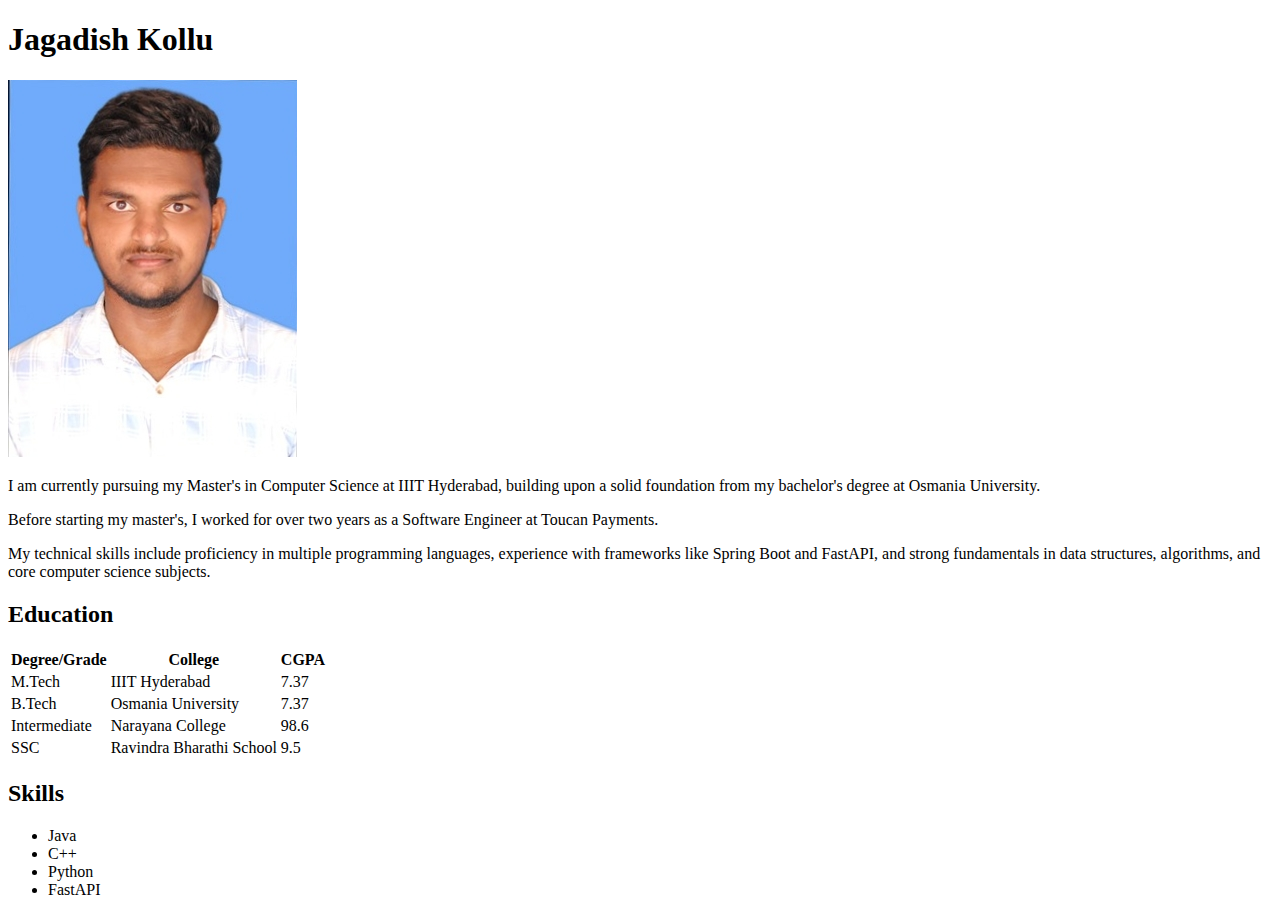
<file: index.html>
<!DOCTYPE html>
<html>
    <head>
        <title>My Profile</title>
    </head>
    <body>
        <h1>Jagadish Kollu</h1>
        <img src="Photo2.jpg" alt="Profile pic">
        <p> I am currently pursuing my Master's in Computer Science at IIIT Hyderabad, building upon a solid foundation from my bachelor's degree at Osmania University.</p>
        <p>Before starting my master's, I worked for over two years as a Software Engineer at Toucan Payments.</p>
        <p>My technical skills include proficiency in multiple programming languages, experience with frameworks like Spring Boot and FastAPI, and strong fundamentals in data structures, algorithms, and core computer science subjects.</p>
        <h2>Education</h2>
        <table>
            <tr>
                <th>Degree/Grade</th>
                <th>College</th>
                <th>CGPA</th>
            </tr>
            <tr>
                <td>M.Tech</td>
                <td>IIIT Hyderabad</td>
                <td>7.37</td>
            </tr>
            <tr>
                <td>B.Tech</td>
                <td>Osmania University</td>
                <td>7.37</td>
            </tr>
            <tr>
                <td>Intermediate</td>
                <td>Narayana College</td>
                <td>98.6</td>
            </tr>
            <tr>
                <td>SSC</td>
                <td>Ravindra Bharathi School</td>
                <td>9.5</td>
            </tr>
        </table>
        <h2>Skills</h2>
        <ul>
            <li>Java</li>
            <li>C++</li>
            <li>Python</li>
            <li>FastAPI</li>
        </ul>
    </body>
</html>
</file>
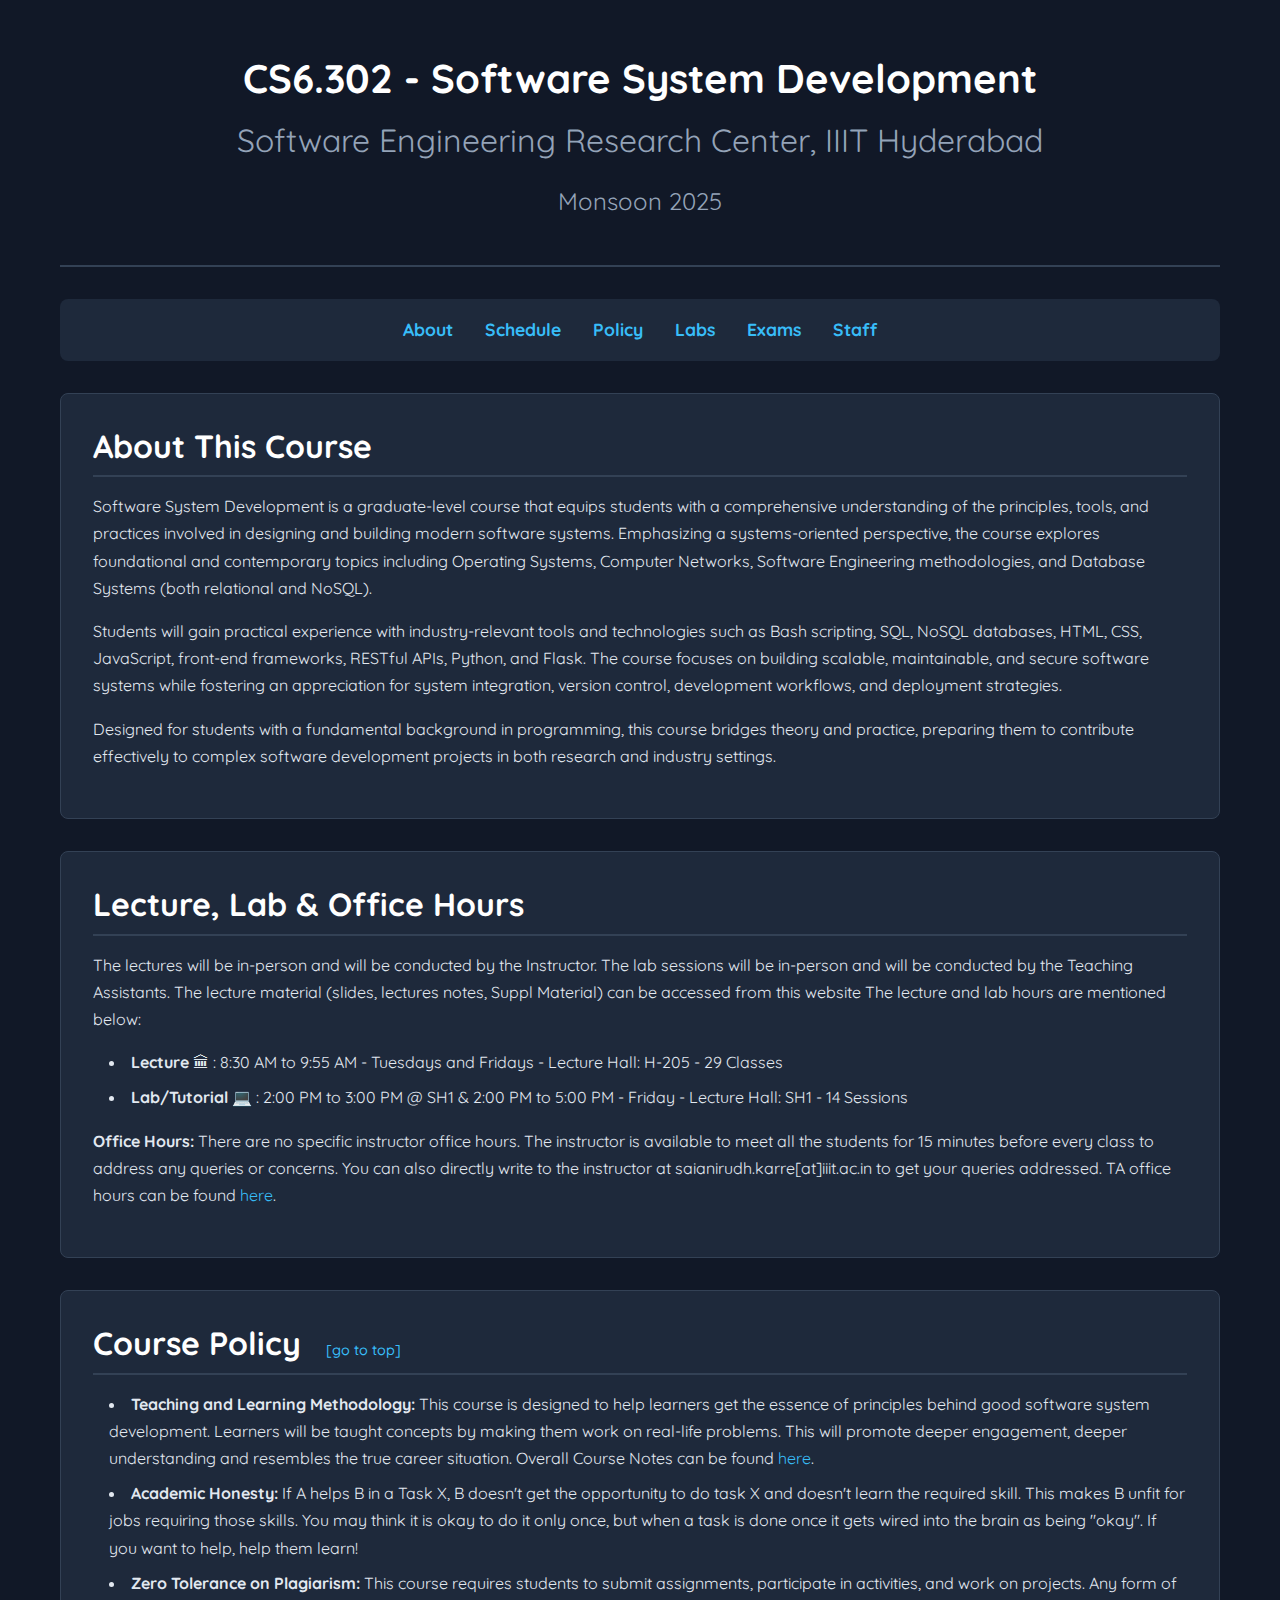
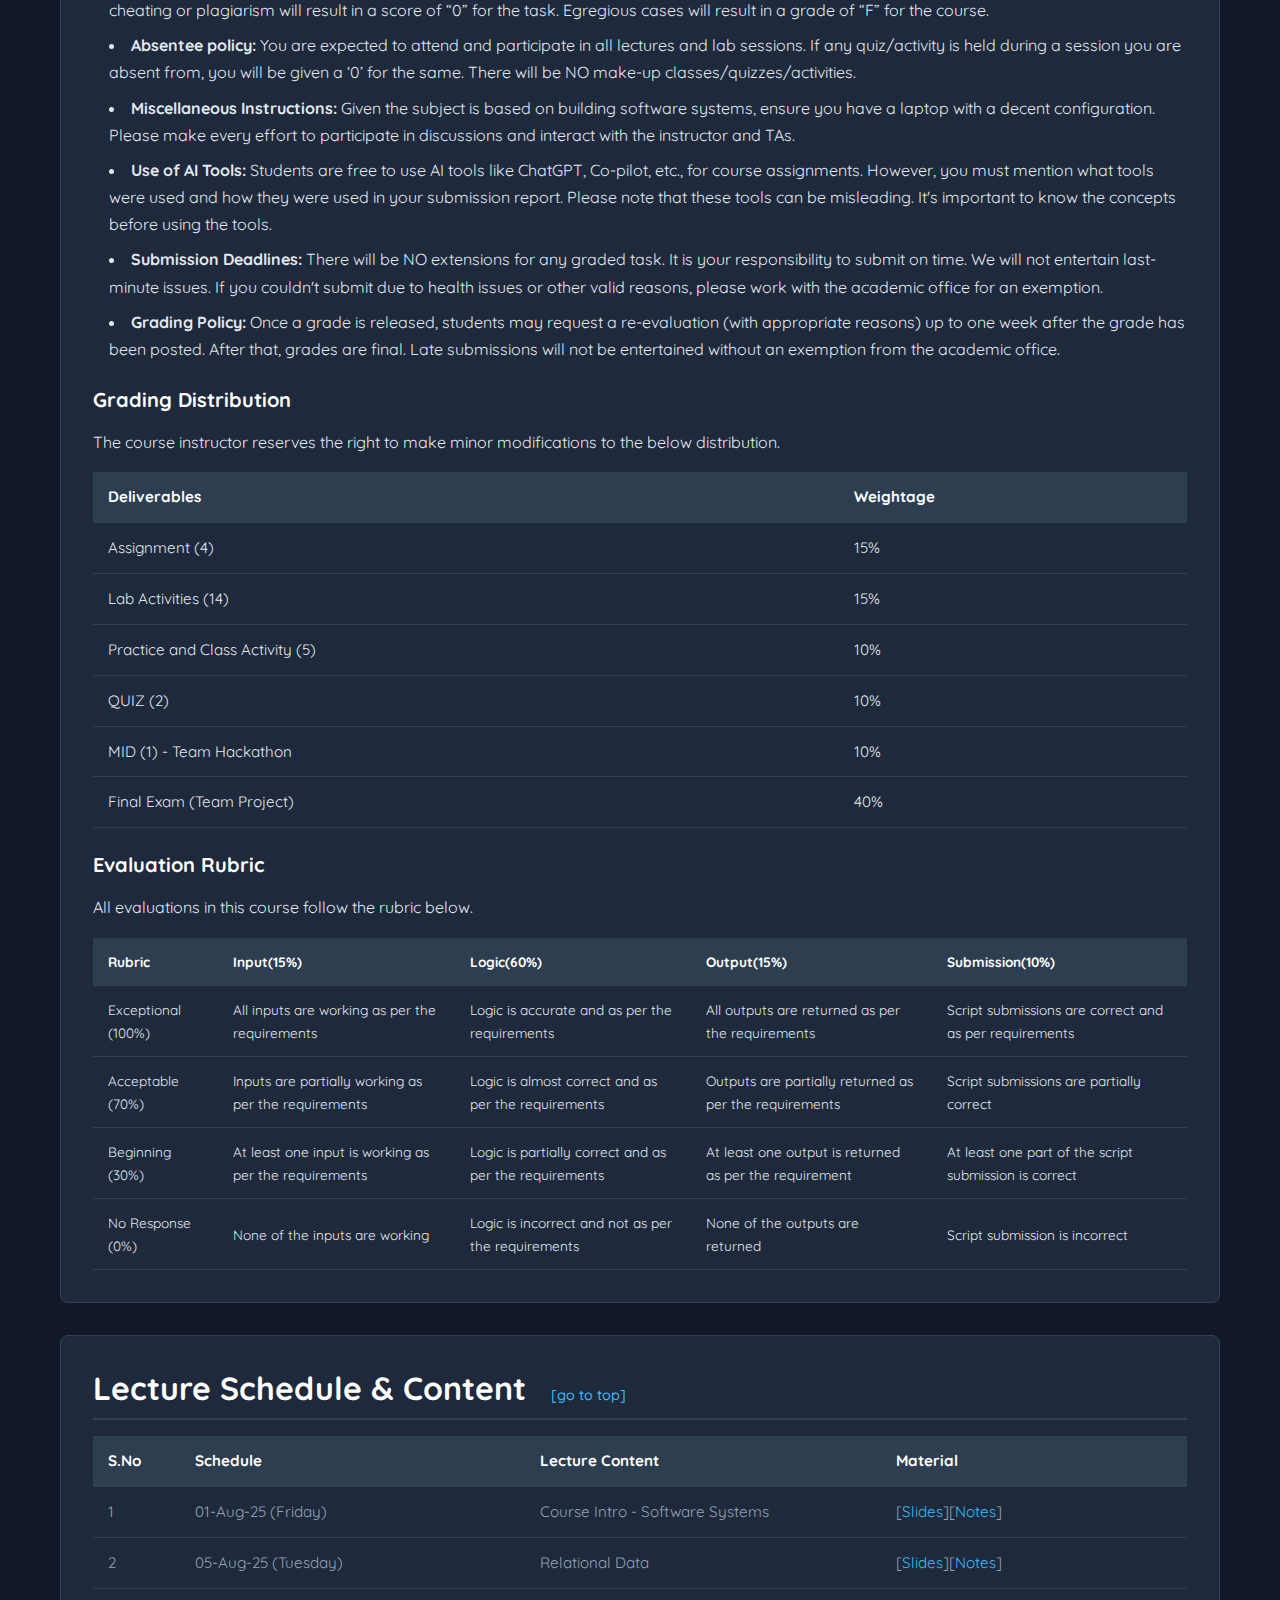
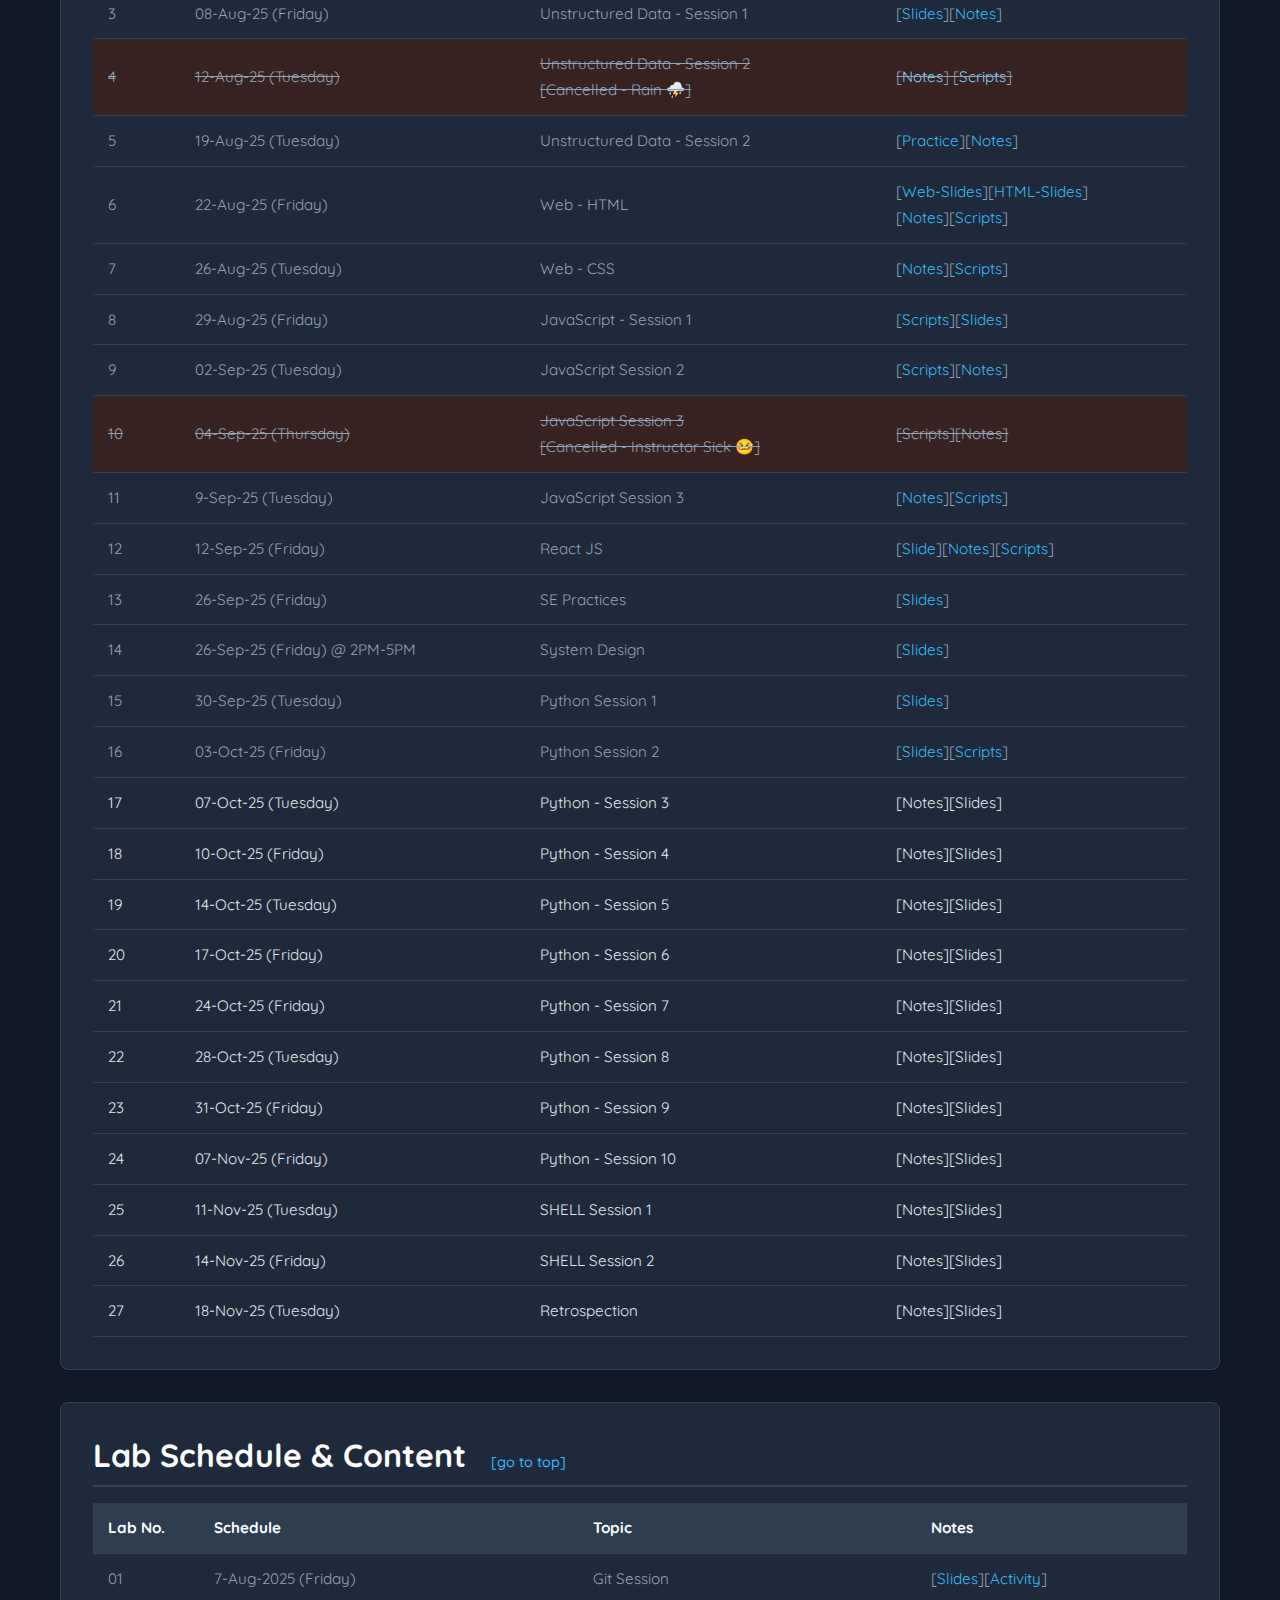
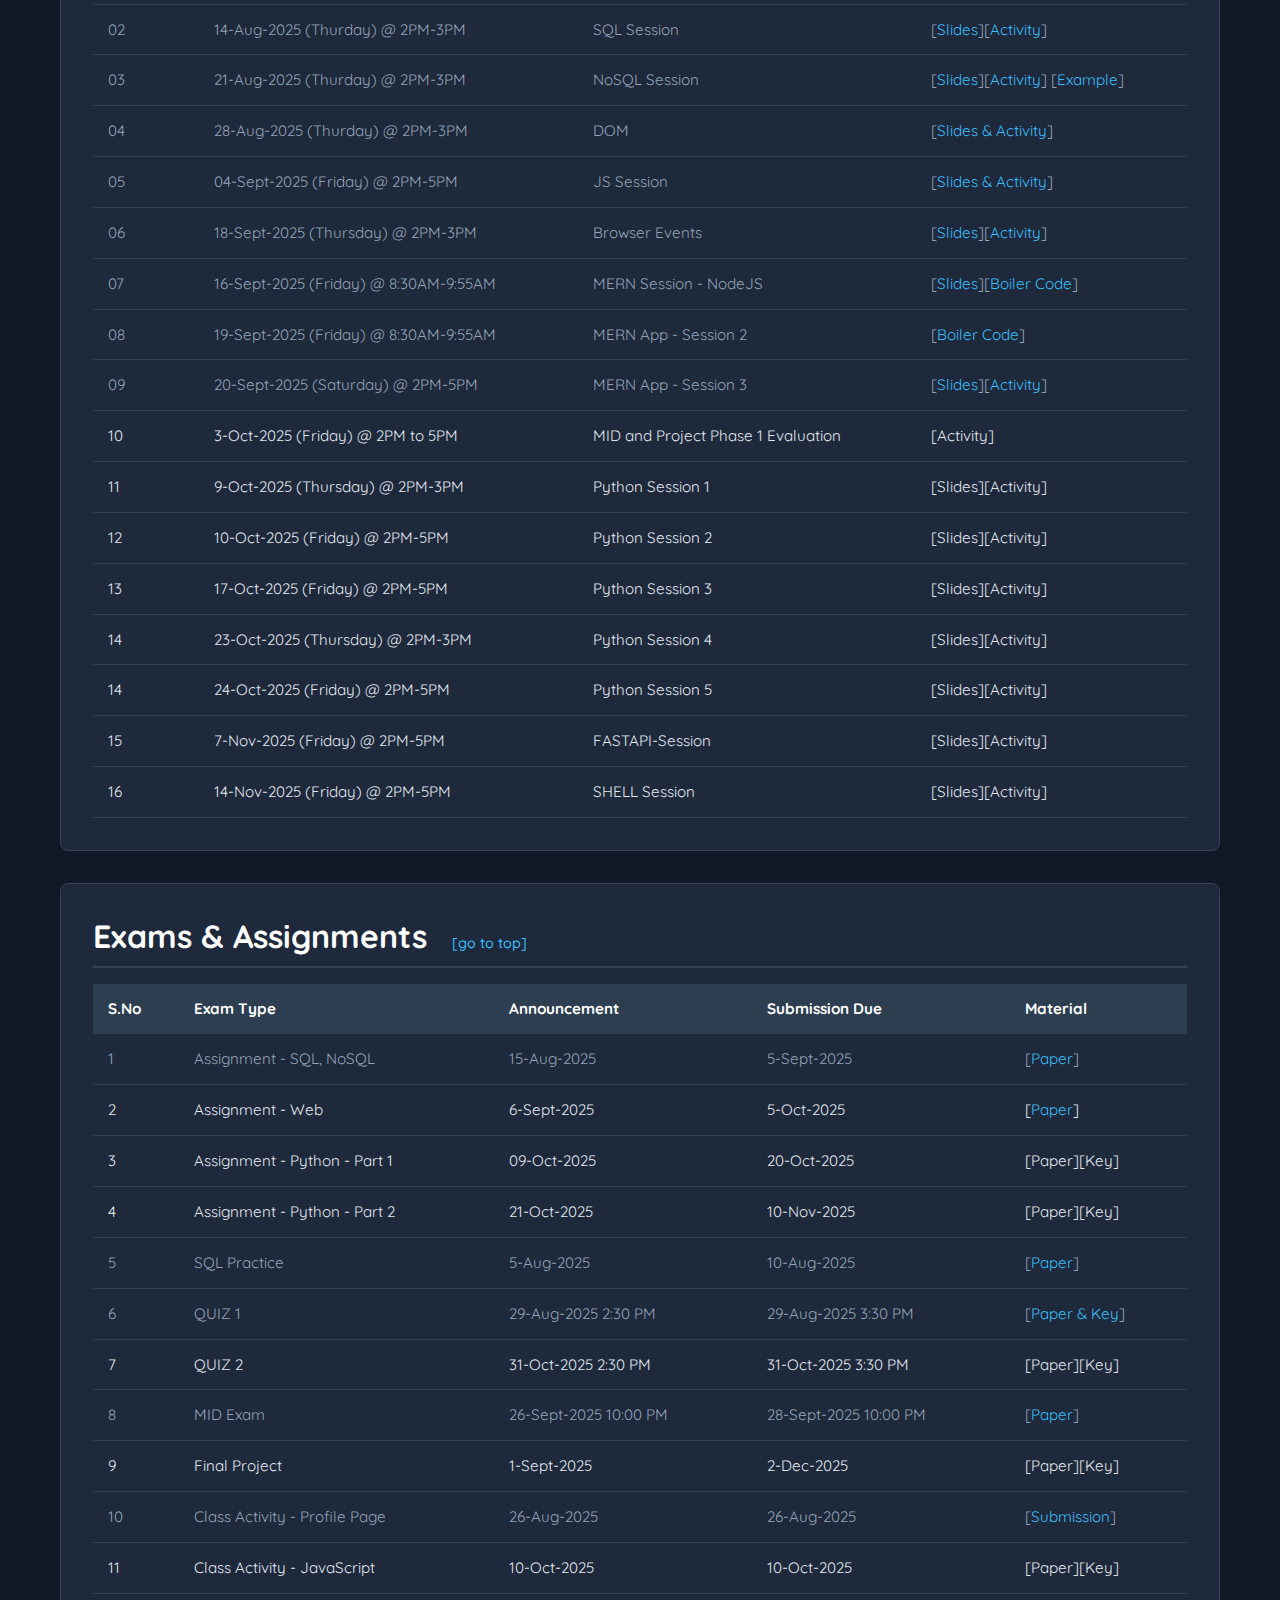
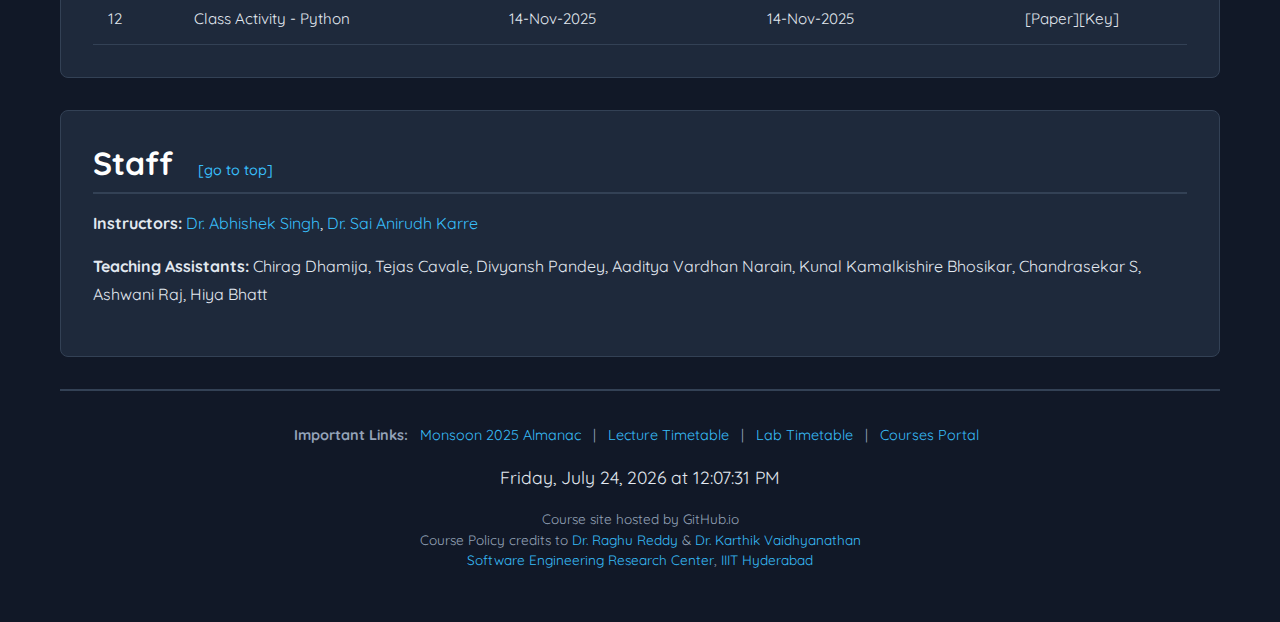
<file: newssd.html>
<!DOCTYPE html>
<html lang="en">
<head>
    <meta charset="UTF-8">
    <title>CS6.302 SSD Monsoon 2025</title>
    <link rel="icon" href="data:;base64,iVBORw0KGgo=">
    <meta name="viewport" content="width=device-width, initial-scale=1.0"/>
    <link rel="preconnect" href="https://fonts.googleapis.com">
    <link rel="preconnect" href="https://fonts.gstatic.com" crossorigin>
    <link href="https://fonts.googleapis.com/css2?family=Quicksand:wght@400;500;700&display=swap" rel="stylesheet">
    <link rel="stylesheet" href="style.css">
</head>
<body onload="startTime()">

    <div class="container">
        <header class="main-header">
            <h1>CS6.302 - Software System Development</h1>
            <h2>Software Engineering Research Center, IIIT Hyderabad</h2>
            <h3>Monsoon 2025</h3>
        </header>

        <nav class="nav-bar">
            <a href="#about">About</a>
            <a href="#lecture">Schedule</a>
            <a href="#cpolicy">Policy</a>
            <a href="#lab">Labs</a>
            <a href="#activity">Exams</a>
            <a href="#staff">Staff</a>
        </nav>

        <section id="about" class="content-card">
            <h2>About This Course</h2>
            <p>
                Software System Development is a graduate-level course that equips students with a comprehensive understanding of the principles, tools, and practices involved in designing and building modern software systems. Emphasizing a systems-oriented perspective, the course explores foundational and contemporary topics including Operating Systems, Computer Networks, Software Engineering methodologies, and Database Systems (both relational and NoSQL).
            </p>
            <p>
                Students will gain practical experience with industry-relevant tools and technologies such as Bash scripting, SQL, NoSQL databases, HTML, CSS, JavaScript, front-end frameworks, RESTful APIs, Python, and Flask. The course focuses on building scalable, maintainable, and secure software systems while fostering an appreciation for system integration, version control, development workflows, and deployment strategies.
            </p>
            <p>
                Designed for students with a fundamental background in programming, this course bridges theory and practice, preparing them to contribute effectively to complex software development projects in both research and industry settings.
            </p>
        </section>

        <section id="lecture" class="content-card">
            <h2>Lecture, Lab & Office Hours</h2>
            <p>The lectures will be in-person and will be conducted by the Instructor. The lab sessions will be in-person and will be conducted by the Teaching Assistants. The lecture material (slides, lectures notes, Suppl Material) can be accessed from this website The lecture and lab hours are mentioned below:</p>
            <ul>
                <li><b>Lecture</b> &#x1F3DB; : 8:30 AM to 9:55 AM - Tuesdays and Fridays - Lecture Hall: H-205 - 29 Classes</li>
                <li><b>Lab/Tutorial</b> &#x1F4BB; : 2:00 PM to 3:00 PM @ SH1 & 2:00 PM to 5:00 PM - Friday - Lecture Hall: SH1 - 14 Sessions</li>
            </ul>
            <p><b>Office Hours:</b> There are no specific instructor office hours. The instructor is available to meet all the students for 15 minutes before every class to address any queries or concerns. You can also directly write to the instructor at saianirudh.karre[at]iiit.ac.in to get your queries addressed. TA office hours can be found <a href="#staff">here</a>.</p>
        </section>

        <section id="cpolicy" class="content-card">
            <h2>Course Policy <a href="#home" class="go-to-top">[go to top]</a></h2>
            <ul>
                <li><b>Teaching and Learning Methodology:</b> This course is designed to help learners get the essence of principles behind good software system development. Learners will be taught concepts by making them work on real-life problems. This will promote deeper engagement, deeper understanding and resembles the true career situation. Overall Course Notes can be found <a href="https://tinted-rumba-8c6.notion.site/CS6-302-Software-System-Development-670da706e9514d7f9d5b1bcf3c6a1005" target="_blank">here</a>.</li>
                <li><b>Academic Honesty:</b> If A helps B in a Task X, B doesn't get the opportunity to do task X and doesn't learn the required skill. This makes B unfit for jobs requiring those skills. You may think it is okay to do it only once, but when a task is done once it gets wired into the brain as being "okay". If you want to help, help them learn!</li>
                <li><b>Zero Tolerance on Plagiarism:</b> This course requires students to submit assignments, participate in activities, and work on projects. Any form of cheating or plagiarism will result in a score of “0” for the task. Egregious cases will result in a grade of “F” for the course.</li>
                <li><b>Absentee policy:</b> You are expected to attend and participate in all lectures and lab sessions. If any quiz/activity is held during a session you are absent from, you will be given a ‘0’ for the same. There will be NO make-up classes/quizzes/activities.</li>
                <li><b>Miscellaneous Instructions:</b> Given the subject is based on building software systems, ensure you have a laptop with a decent configuration. Please make every effort to participate in discussions and interact with the instructor and TAs.</li>
                <li><b>Use of AI Tools:</b> Students are free to use AI tools like ChatGPT, Co-pilot, etc., for course assignments. However, you must mention what tools were used and how they were used in your submission report. Please note that these tools can be misleading. It's important to know the concepts before using the tools.</li>
                <li><b>Submission Deadlines:</b> There will be NO extensions for any graded task. It is your responsibility to submit on time. We will not entertain last-minute issues. If you couldn't submit due to health issues or other valid reasons, please work with the academic office for an exemption.</li>
                <li><b>Grading Policy:</b> Once a grade is released, students may request a re-evaluation (with appropriate reasons) up to one week after the grade has been posted. After that, grades are final. Late submissions will not be entertained without an exemption from the academic office.</li>
            </ul>
            <h4>Grading Distribution</h4>
            <p>The course instructor reserves the right to make minor modifications to the below distribution.</p>
            <table class="data-table">
                <thead>
                    <tr><th>Deliverables</th><th>Weightage</th></tr>
                </thead>
                <tbody>
                    <tr><td>Assignment (4)</td><td>15%</td></tr>
                    <tr><td>Lab Activities (14)</td><td>15%</td></tr>
                    <tr><td>Practice and Class Activity (5)</td><td>10%</td></tr>
                    <tr><td>QUIZ (2)</td><td>10%</td></tr>
                    <tr><td>MID (1) - Team Hackathon</td><td>10%</td></tr>
                    <tr><td>Final Exam (Team Project)</td><td>40%</td></tr>
                </tbody>
            </table>
            
            <h4>Evaluation Rubric</h4>
            <p>All evaluations in this course follow the rubric below.</p>
            <div class="table-responsive">
                <table class="data-table rubric-table">
                    <thead>
                        <tr><th>Rubric</th><th>Input(15%)</th><th>Logic(60%)</th><th>Output(15%)</th><th>Submission(10%)</th></tr>
                    </thead>
                    <tbody>
                        <tr><td>Exceptional (100%)</td><td>All inputs are working as per the requirements</td><td>Logic is accurate and as per the requirements</td><td>All outputs are returned as per the requirements</td><td>Script submissions are correct and as per requirements</td></tr>
                        <tr><td>Acceptable (70%)</td><td>Inputs are partially working as per the requirements</td><td>Logic is almost correct and as per the requirements</td><td>Outputs are partially returned as per the requirements</td><td>Script submissions are partially correct</td></tr>
                        <tr><td>Beginning (30%)</td><td>At least one input is working as per the requirements</td><td>Logic is partially correct and as per the requirements</td><td>At least one output is returned as per the requirement</td><td>At least one part of the script submission is correct</td></tr>
                        <tr><td>No Response (0%)</td><td>None of the inputs are working</td><td>Logic is incorrect and not as per the requirements</td><td>None of the outputs are returned</td><td>Script submission is incorrect</td></tr>
                    </tbody>
                </table>
            </div>
        </section>

        <section id="schedule" class="content-card">
            <h2>Lecture Schedule & Content <a href="#home" class="go-to-top">[go to top]</a></h2>
            <div class="table-responsive">
                <table class="data-table schedule-table">
                    <thead>
                        <tr>
                            <th>S.No</th>
                            <th>Schedule</th>
                            <th>Lecture Content</th>
                            <th>Material</th>
                        </tr>
                    </thead>
                    <tbody>
                        <tr class="light-text-row"><td>1</td><td>01-Aug-25 (Friday)</td><td>Course Intro - Software Systems</td><td>[<a href="https://docs.google.com/viewer?url=https://raw.githubusercontent.com/sai11101989/sai11101989.github.io/main/Course/SSD_Monsoon2025/SSD_Monsoon2025.pdf" target="_blank">Slides</a>][<a href="https://tinted-rumba-8c6.notion.site/Software-System-2456a6248bf68034bc14cfc44dc93062" target="_blank">Notes</a>]</td></tr>
                        <tr class="light-text-row"><td>2</td><td>05-Aug-25 (Tuesday)</td><td>Relational Data</td><td>[<a href="https://docs.google.com/viewer?url=https://raw.githubusercontent.com/sai11101989/sai11101989.github.io/main/Course/SSD_Monsoon2025/data.pdf" target="_blank">Slides</a>][<a href="https://tinted-rumba-8c6.notion.site/Structured-Databases-2456a6248bf6805f83e1cbf0a58761ec" target="_blank">Notes</a>]</td></tr>
                        <tr class="light-text-row"><td>3</td><td>08-Aug-25 (Friday)</td><td>Unstructured Data - Session 1</td><td>[<a href="https://docs.google.com/viewer?url=https://raw.githubusercontent.com/sai11101989/sai11101989.github.io/main/Course/SSD_Monsoon2025/NoSQLClass.pdf" target="_blank">Slides</a>][<a href="https://tinted-rumba-8c6.notion.site/Unstructured-Databases-24b6a6248bf680679b36e76c33d301c4" target="_blank">Notes</a>]</td></tr>
                        <tr class="light-text-row cancelled"><td>4</td><td>12-Aug-25 (Tuesday)</td><td><s>Unstructured Data - Session 2</s> <br> [Cancelled - Rain ⛈️]</td><td>[<a href="https://tinted-rumba-8c6.notion.site/Unstructured-Databases-24b6a6248bf680679b36e76c33d301c4" target="_blank">Notes</a>] [<a href="https://raw.githubusercontent.com/sai11101989/sai11101989.github.io/main/Course/ISS_Spring_2025/mongo.txt" target="_blank">Scripts</a>] </td></tr>
                        <tr class="light-text-row"><td>5</td><td>19-Aug-25 (Tuesday)</td><td>Unstructured Data - Session 2</td><td>[<a href="https://tinted-rumba-8c6.notion.site/Worked-out-Examples-2546a6248bf68073a460cbfc52825dfd" target="_blank">Practice</a>][<a href="https://tinted-rumba-8c6.notion.site/Some-Concepts-2546a6248bf6806fafd0d8260507fc03?pvs=73" target="_blank">Notes</a>]</td></tr>
                        <tr class="light-text-row"><td>6</td><td>22-Aug-25 (Friday)</td><td>Web - HTML</td><td>[<a href="https://docs.google.com/viewer?url=https://raw.githubusercontent.com/sai11101989/sai11101989.github.io/main/Course/SSD_Monsoon2025/Web.pdf" target="_blank">Web-Slides</a>][<a href="https://docs.google.com/viewer?url=https://raw.githubusercontent.com/sai11101989/sai11101989.github.io/main/Course/SSD_Monsoon2025/HTML.pdf" target="_blank">HTML-Slides</a>]<br>[<a href="https://tinted-rumba-8c6.notion.site/Web-Technology-2566a6248bf6800488d0c13a992502e4?pvs=143" target="_blank">Notes</a>][<a href="https://docs.google.com/viewer?url=https://raw.githubusercontent.com/sai11101989/sai11101989.github.io/main/Course/SSD_Monsoon2025/html_super_demo_single_file_html.html" target="_blank">Scripts</a>]</td></tr>
                        <tr class="light-text-row"><td>7</td><td>26-Aug-25 (Tuesday)</td><td>Web - CSS</td><td>[<a href="https://tinted-rumba-8c6.notion.site/CSS-2566a6248bf680dc8299c320f04a5141?pvs=74" target="_blank">Notes</a>][<a href="https://docs.google.com/viewer?url=https://raw.githubusercontent.com/sai11101989/sai11101989.github.io/main/Course/SSD_Monsoon2025/css_super_demo_single_file_html.html" target="_blank">Scripts</a>]</td></tr>
                        <tr class="light-text-row"><td>8</td><td>29-Aug-25 (Friday)</td><td>JavaScript - Session 1</td><td>[<a href="https://github.com/sai11101989/sai11101989.github.io/tree/main/Course/SSD_Monsoon2025/JS1" target="_blank">Scripts</a>][<a href="https://docs.google.com/viewer?url=https://raw.githubusercontent.com/sai11101989/sai11101989.github.io/main/Course/ISS_Spring_2025/6_Class6_JavaScript.pdf" target="_blank">Slides</a>]</td></tr>
                        <tr class="light-text-row"><td>9</td><td>02-Sep-25 (Tuesday)</td><td>JavaScript Session 2</td><td>[<a href="https://github.com/sai11101989/sai11101989.github.io/tree/main/Course/SSD_Monsoon2025/JS2" target="_blank">Scripts</a>][<a href="https://tinted-rumba-8c6.notion.site/JavaScript-2606a6248bf680138283f6419bd87777" target="_blank">Notes</a>]</td></tr>
                        <tr class="light-text-row cancelled"><td>10</td><td>04-Sep-25 (Thursday)</td><td><s>JavaScript Session 3</s> <br> [Cancelled - Instructor Sick 🤒]</td><td>[Scripts][Notes]</td></tr>
                        <tr class="light-text-row"><td>11</td><td>9-Sep-25 (Tuesday)</td><td>JavaScript Session 3</td><td>[<a href="https://tinted-rumba-8c6.notion.site/Data-Structures-2686a6248bf680098b38d12626ad1012?pvs=74" target="_blank">Notes</a>][<a href="https://github.com/sai11101989/sai11101989.github.io/tree/main/Course/SSD_Monsoon2025/JS3" target="_blank">Scripts</a>]</td></tr>
                        <tr class="light-text-row"><td>12</td><td>12-Sep-25 (Friday)</td><td>React JS</td><td>[<a href="https://docs.google.com/viewer?url=https://raw.githubusercontent.com/sai11101989/sai11101989.github.io/main/Course/SSD_Monsoon2025/ReactJS_2025.pdf" target="_target">Slide</a>][<a href="https://www.notion.so/Asynchronous-JavaScript-26b6a6248bf68016971dd3bde3b89015" target="_blank">Notes</a>][<a href="https://github.com/sai11101989/sai11101989.github.io/tree/main/Course/SSD_Monsoon2025/JS4" target="_blank">Scripts</a>]</td></tr>
                        <tr class="light-text-row"><td>13</td><td>26-Sep-25 (Friday)</td><td>SE Practices</td><td>[<a href="https://docs.google.com/viewer?url=https://raw.githubusercontent.com/sai11101989/sai11101989.github.io/main/Course/SSD_Monsoon2025/SEPractices.pdf" target="_target">Slides</a>]</td></tr>
                        <tr class="light-text-row"><td>14</td><td>26-Sep-25 (Friday) @ 2PM-5PM</td><td>System Design</td><td>[<a href="https://docs.google.com/viewer?url=https://raw.githubusercontent.com/sai11101989/sai11101989.github.io/main/Course/SSD_Monsoon2025/SystemDesign.pdf" target="_target">Slides</a>]</td></tr>
                        <tr class="light-text-row"><td>15</td><td>30-Sep-25 (Tuesday)</td><td>Python Session 1</td><td>[<a href="https://docs.google.com/viewer?url=https://raw.githubusercontent.com/sai11101989/sai11101989.github.io/main/Course/SSD_Monsoon2025/Python_Session1.pdf" target="_target">Slides</a>]</td></tr>
                        <tr class="light-text-row"><td>16</td><td>03-Oct-25 (Friday)</td><td>Python Session 2</td><td>[<a href="https://docs.google.com/viewer?url=https://raw.githubusercontent.com/sai11101989/sai11101989.github.io/main/Course/SSD_Monsoon2025/Python_Session2.pdf" target="_target">Slides</a>][<a href="https://github.com/sai11101989/sai11101989.github.io/blob/main/Course/SSD_Monsoon2025/Lec%202.ipynb" target="_target">Scripts</a>]</td></tr>
                        <tr><td>17</td><td>07-Oct-25 (Tuesday)</td><td>Python - Session 3</td><td>[Notes][Slides]</td></tr>
                        <tr><td>18</td><td>10-Oct-25 (Friday)</td><td>Python - Session 4</td><td>[Notes][Slides]</td></tr>
                        <tr><td>19</td><td>14-Oct-25 (Tuesday)</td><td>Python - Session 5</td><td>[Notes][Slides]</td></tr>
                        <tr><td>20</td><td>17-Oct-25 (Friday)</td><td>Python - Session 6</td><td>[Notes][Slides]</td></tr>
                        <tr><td>21</td><td>24-Oct-25 (Friday)</td><td>Python - Session 7</td><td>[Notes][Slides]</td></tr>
                        <tr><td>22</td><td>28-Oct-25 (Tuesday)</td><td>Python - Session 8</td><td>[Notes][Slides]</td></tr>
                        <tr><td>23</td><td>31-Oct-25 (Friday)</td><td>Python - Session 9</td><td>[Notes][Slides]</td></tr>
                        <tr><td>24</td><td>07-Nov-25 (Friday)</td><td>Python - Session 10</td><td>[Notes][Slides]</td></tr>
                        <tr><td>25</td><td>11-Nov-25 (Tuesday)</td><td>SHELL Session 1</td><td>[Notes][Slides]</td></tr>
                        <tr><td>26</td><td>14-Nov-25 (Friday)</td><td>SHELL Session 2</td><td>[Notes][Slides]</td></tr>
                        <tr><td>27</td><td>18-Nov-25 (Tuesday)</td><td>Retrospection</td><td>[Notes][Slides]</td></tr>
                    </tbody>
                </table>
            </div>
        </section>

        <section id="lab" class="content-card">
            <h2>Lab Schedule & Content <a href="#home" class="go-to-top">[go to top]</a></h2>
            <div class="table-responsive">
                <table class="data-table">
                    <thead>
                        <tr><th>Lab No.</th><th>Schedule</th><th>Topic</th><th>Notes</th></tr>
                    </thead>
                    <tbody>
                        <tr class="light-text-row"><td>01</td><td>7-Aug-2025 (Friday)</td><td>Git Session</td><td>[<a href="https://docs.google.com/viewer?url=https://raw.githubusercontent.com/sai11101989/sai11101989.github.io/main/Course/SSD_Monsoon2025/Labs/Lab01/SSD%20Tutorial%20%20-%20GIT.pdf" target="_blank">Slides</a>][<a href="https://docs.google.com/viewer?url=https://raw.githubusercontent.com/sai11101989/sai11101989.github.io/main/Course/SSD_Monsoon2025/Labs/Lab01/SSD_GIT_LAB.pdf" target="_blank">Activity</a>]</td></tr>
                        <tr class="light-text-row"><td>02</td><td>14-Aug-2025 (Thurday) @ 2PM-3PM</td><td>SQL Session</td><td>[<a href="https://docs.google.com/viewer?url=https://raw.githubusercontent.com/sai11101989/sai11101989.github.io/main/Course/SSD_Monsoon2025/Labs/Lab01/Lab-2.pdf" target="_blank">Slides</a>][<a href="https://docs.google.com/viewer?url=https://raw.githubusercontent.com/sai11101989/sai11101989.github.io/main/Course/SSD_Monsoon2025/Labs/Lab01/Activity%20-%20Lab%202.pdf" target="_blank">Activity</a>]</td></tr>
                        <tr class="light-text-row"><td>03</td><td>21-Aug-2025 (Thurday) @ 2PM-3PM</td><td>NoSQL Session</td><td>[<a href="https://docs.google.com/viewer?url=https://raw.githubusercontent.com/sai11101989/sai11101989.github.io/main/Course/SSD_Monsoon2025/Labs/Lab01/NoSQL%20Lab3.pdf" target="_blank">Slides</a>][<a href="https://docs.google.com/viewer?url=https://raw.githubusercontent.com/sai11101989/sai11101989.github.io/main/Course/SSD_Monsoon2025/Labs/Lab01/Activity_lab3.pdf" target="_blank">Activity</a>] [<a href="https://docs.google.com/viewer?url=https://raw.githubusercontent.com/sai11101989/sai11101989.github.io/main/Course/SSD_Monsoon2025/Labs/Lab01/NoSQL_Illustration.pdf" target="_blank">Example</a>]</td></tr>
                        <tr class="light-text-row"><td>04</td><td>28-Aug-2025 (Thurday) @ 2PM-3PM</td><td>DOM</td><td>[<a href="https://github.com/sai11101989/sai11101989.github.io/tree/main/Course/SSD_Monsoon2025/DOM" target="_blank">Slides & Activity</a>]</td></tr>
                        <tr class="light-text-row"><td>05</td><td>04-Sept-2025 (Friday) @ 2PM-5PM</td><td>JS Session</td><td>[<a href="https://github.com/sai11101989/sai11101989.github.io/tree/main/Course/SSD_Monsoon2025/JSLab" target="_blank">Slides & Activity</a>]</td></tr>
                        <tr class="light-text-row"><td>06</td><td>18-Sept-2025 (Thursday) @ 2PM-3PM</td><td>Browser Events</td><td>[<a href="https://docs.google.com/viewer?url=https://raw.githubusercontent.com/sai11101989/sai11101989.github.io/main/Course/SSD_Monsoon2025/Browser%20DOM%20Events.pdf" target="_blank">Slides</a>][<a href="https://docs.google.com/viewer?url=https://raw.githubusercontent.com/sai11101989/sai11101989.github.io/main/Course/SSD_Monsoon2025/SSD%20-%20Events%20Activity.pdf" target="_blank">Activity</a>]</td></tr>
                        <tr class="light-text-row"><td>07</td><td>16-Sept-2025 (Friday) @ 8:30AM-9:55AM</td><td>MERN Session - NodeJS</td><td>[<a href="https://docs.google.com/viewer?url=https://raw.githubusercontent.com/sai11101989/sai11101989.github.io/main/Course/SSD_Monsoon2025/MERN.pdf">Slides</a>][<a href="https://github.com/AadityaNarain2003/Mern_Lab_1_" target="_blank">Boiler Code</a>]</td></tr>
                        <tr class="light-text-row"><td>08</td><td>19-Sept-2025 (Friday) @ 8:30AM-9:55AM</td><td>MERN App - Session 2</td><td>[<a href="https://github.com/AadityaNarain2003/Mern_Lab_2_" target="_blank">Boiler Code</a>]</td></tr>
                        <tr class="light-text-row"><td>09</td><td>20-Sept-2025 (Saturday) @ 2PM-5PM</td><td>MERN App - Session 3</td><td>[<a href="https://docs.google.com/viewer?url=https://raw.githubusercontent.com/sai11101989/sai11101989.github.io/main/Course/SSD_Monsoon2025/MERN%20LAB%203%20-%20SLIDES.pdf" target="_blank">Slides</a>][<a href="https://docs.google.com/viewer?url=https://raw.githubusercontent.com/sai11101989/sai11101989.github.io/main/Course/SSD_Monsoon2025/SSD_LAB___MERN.pdf" target="_blank">Activity</a>]</td></tr>
                        <tr><td>10</td><td>3-Oct-2025 (Friday) @ 2PM to 5PM</td><td>MID and Project Phase 1 Evaluation</td><td>[Activity]</td></tr>
                        <tr><td>11</td><td>9-Oct-2025 (Thursday) @ 2PM-3PM</td><td>Python Session 1</td><td>[Slides][Activity]</td></tr>
                        <tr><td>12</td><td>10-Oct-2025 (Friday) @ 2PM-5PM</td><td>Python Session 2</td><td>[Slides][Activity]</td></tr>
                        <tr><td>13</td><td>17-Oct-2025 (Friday) @ 2PM-5PM</td><td>Python Session 3</td><td>[Slides][Activity]</td></tr>
                        <tr><td>14</td><td>23-Oct-2025 (Thursday) @ 2PM-3PM</td><td>Python Session 4</td><td>[Slides][Activity]</td></tr>
                        <tr><td>14</td><td>24-Oct-2025 (Friday) @ 2PM-5PM</td><td>Python Session 5</td><td>[Slides][Activity]</td></tr>
                        <tr><td>15</td><td>7-Nov-2025 (Friday) @ 2PM-5PM</td><td>FASTAPI-Session</td><td>[Slides][Activity]</td></tr>
                        <tr><td>16</td><td>14-Nov-2025 (Friday) @ 2PM-5PM</td><td>SHELL Session</td><td>[Slides][Activity]</td></tr>
                    </tbody>
                </table>
            </div>
        </section>

        <section id="activity" class="content-card">
            <h2>Exams & Assignments <a href="#home" class="go-to-top">[go to top]</a></h2>
            <div class="table-responsive">
                <table class="data-table">
                    <thead>
                        <tr><th>S.No</th><th>Exam Type</th><th>Announcement</th><th>Submission Due</th><th>Material</th></tr>
                    </thead>
                    <tbody>
                        <tr class="light-text-row"><td>1</td><td>Assignment - SQL, NoSQL</td><td>15-Aug-2025</td><td>5-Sept-2025</td><td>[<a href="https://docs.google.com/viewer?url=https://raw.githubusercontent.com/sai11101989/sai11101989.github.io/main/Course/SSD_Monsoon2025/Assignment_1.pdf" target="_blank">Paper</a>]</td></tr>
                        <tr><td>2</td><td>Assignment - Web</td><td>6-Sept-2025</td><td>5-Oct-2025</td><td>[<a href="https://docs.google.com/viewer?url=https://raw.githubusercontent.com/sai11101989/sai11101989.github.io/main/Course/SSD_Monsoon2025/Assignment_2.pdf" target="_blank">Paper</a>]</td></tr>
                        <tr><td>3</td><td>Assignment - Python - Part 1</td><td>09-Oct-2025</td><td>20-Oct-2025</td><td>[Paper][Key]</td></tr>
                        <tr><td>4</td><td>Assignment - Python - Part 2</td><td>21-Oct-2025</td><td>10-Nov-2025</td><td>[Paper][Key]</td></tr>
                        <tr class="light-text-row"><td>5</td><td>SQL Practice</td><td>5-Aug-2025</td><td>10-Aug-2025</td><td>[<a href="https://tinted-rumba-8c6.notion.site/Worked-out-Examples-2456a6248bf6800fa6cfc3e688a58ddd" target="_blank">Paper</a>]</td></tr>
                        <tr class="light-text-row"><td>6</td><td>QUIZ 1</td><td>29-Aug-2025 2:30 PM</td><td>29-Aug-2025 3:30 PM</td><td>[<a href="https://docs.google.com/viewer?url=https://raw.githubusercontent.com/sai11101989/sai11101989.github.io/main/Course/SSD_Monsoon2025/SSD_Quiz1_Key.pdf" target="_blank">Paper & Key</a>]</td></tr>
                        <tr><td>7</td><td>QUIZ 2</td><td>31-Oct-2025 2:30 PM</td><td>31-Oct-2025 3:30 PM</td><td>[Paper][Key]</td></tr>
                        <tr class="light-text-row"><td>8</td><td>MID Exam</td><td>26-Sept-2025 10:00 PM</td><td>28-Sept-2025 10:00 PM</td><td>[<a href="https://sai11101989.github.io/Course/SSD_Monsoon2025/MID.html" target="_blank">Paper</a>]</td></tr>
                        <tr><td>9</td><td>Final Project</td><td>1-Sept-2025</td><td>2-Dec-2025</td><td>[Paper][Key]</td></tr>
                        <tr class="light-text-row"><td>10</td><td>Class Activity - Profile Page</td><td>26-Aug-2025</td><td>26-Aug-2025</td><td>[<a href="https://forms.office.com/r/6kpKVY0eqP" target="_blank">Submission</a>]</td></tr>
                        <tr><td>11</td><td>Class Activity - JavaScript</td><td>10-Oct-2025</td><td>10-Oct-2025</td><td>[Paper][Key]</td></tr>
                        <tr><td>12</td><td>Class Activity - Python</td><td>14-Nov-2025</td><td>14-Nov-2025</td><td>[Paper][Key]</td></tr>
                    </tbody>
                </table>
            </div>
        </section>

        <section id="staff" class="content-card">
            <h2>Staff <a href="#home" class="go-to-top">[go to top]</a></h2>
            <p><b>Instructors:</b> <a href="https://sites.google.com/view/abhishek-singh/home" target="_blank">Dr. Abhishek Singh</a>, <a href="https://sai11101989.github.io" target="_blank">Dr. Sai Anirudh Karre</a></p>
            <p><b>Teaching Assistants:</b> Chirag Dhamija, Tejas Cavale, Divyansh Pandey, Aaditya Vardhan Narain, Kunal Kamalkishire Bhosikar, Chandrasekar S, Ashwani Raj, Hiya Bhatt</p>
        </section>

        <footer class="main-footer">
            <div class="important-links">
                <b>Important Links:</b>
                <a href="https://intranet.iiit.ac.in/offices/static/files/Almanac_M25_Final-Ver2.1.pdf" target="_blank">Monsoon 2025 Almanac</a> |
                <a href="https://intranet.iiit.ac.in/offices/static/files/Lecture%20timetable%20for%20Monsoon_2025_V1.2.pdf" target="_blank">Lecture Timetable</a> |
                <a href="https://intranet.iiit.ac.in/offices/static/files/Tutorials%26LAB_Schedule_M25-V2.pdf" target="_blank">Lab Timetable</a> |
                <a href="https://courses.iiit.ac.in/course/view.php?id=5324" target="_blank">Courses Portal</a>
            </div>
            <div id="txt" class="live-clock"></div>
            <div class="credits">
                Course site hosted by GitHub.io <br>
                Course Policy credits to <a href="https://faculty.iiit.ac.in/~raghu.reddy/Home.html">Dr. Raghu Reddy</a> & <a href="https://karthikvaidhyanathan.com/">Dr. Karthik Vaidhyanathan</a><br>
                <a href="https://serc.iiit.ac.in">Software Engineering Research Center</a>, <a href="https://iiit.ac.in">IIIT Hyderabad</a>
            </div>
        </footer>
    </div>

    <script>
        function startTime() {
            const today = new Date();
            document.getElementById('txt').innerHTML = today.toLocaleString('en-US', {
                weekday: 'long', year: 'numeric', month: 'long', day: 'numeric',
                hour: '2-digit', minute: '2-digit', second: '2-digit', hour12: true
            });
            setTimeout(startTime, 1000);
        }



           
    function getElementDescriptor(element) {
        if (!element) return 'N/A';

        // Start with the HTML tag name (e.g., "H1", "A", "P")
        let descriptor = element.tagName;
        
        // Add the ID if it exists (e.g., "#about")
        if (element.id) {
            descriptor += `#${element.id}`;
        }
        
        // Add the class names if they exist, formatted like a CSS selector (e.g., ".content-card")
        if (element.className && typeof element.className === 'string') {
            descriptor += `.${element.className.split(' ').join('.')}`;
        }
        
        return descriptor;
    }

    /**
     * Logs a user event to the console in the required format.
     * @param {string} eventType The type of event ('view' or 'click').
     * @param {string} eventObject A string describing the event's target.
     */
    function logUserEvent(eventType, eventObject) {
        // Get a standardized timestamp (e.g., "2025-10-05T10:15:00.123Z")
        const timestamp = new Date().toISOString();
        
        // Print the final formatted string to the console
        console.log(
            `${timestamp}, type_of_event (${eventType}), event_object: ${eventObject}`
        );
    }

    // This is the main function that sets up the tracking.
    // It waits for the HTML document to be fully loaded before running.
    document.addEventListener('DOMContentLoaded', () => {
        // Q1 Implementation: Capture the initial page view.
        // This runs once when the page is loaded.
        logUserEvent('view', `page: ${document.location.pathname}`);

        // Q2, Q3, Q4, Q5 Implementation: Capture all click events across all HTML tags.
        // A single event listener on the `document` efficiently captures every click
        // on the page through a process called event bubbling.
        document.addEventListener('click', (event) => {
            // `event.target` is the specific element the user clicked on.
            const clickedElementDescriptor = getElementDescriptor(event.target);
            
            // Log the click event with details about the clicked element.
            logUserEvent('click', clickedElementDescriptor);
        });
    });
    </script>
</body>
</html>
</file>
<file: style.css>
/*
 * Modern CSS stylesheet for CS6.302 Course Page
 * Theme: Dark, professional, and clean
 */

/* --- CSS Variables for Easy Theming --- */
:root {
    --bg-dark: #111827;
    --bg-card: #1E293B;
    --border-color: #334155;
    --text-primary: #E2E8F0;
    --text-secondary: #94A3B8;
    --text-headings: #FFFFFF;
    --accent-color: #38BDF8;
    --accent-hover: #7DD3FC;
    --cancelled-bg: #372121;
}

/* --- Global Styles & Resets --- */
* {
    margin: 0;
    padding: 0;
    box-sizing: border-box;
}

html {
    scroll-behavior: smooth;
}

body {
    font-family: 'Quicksand', sans-serif;
    background-color: var(--bg-dark);
    color: var(--text-primary);
    font-size: 16px;
    line-height: 1.7;
}

.container {
    max-width: 1200px;
    margin: 0 auto;
    padding: 20px;
}

/* --- Typography --- */
h1, h2, h3, h4 {
    color: var(--text-headings);
    font-weight: 700;
    line-height: 1.3;
    margin-bottom: 1rem;
}

h1 { font-size: 2.5rem; }
h2 { font-size: 2rem; border-bottom: 2px solid var(--border-color); padding-bottom: 0.5rem; }
h3 { font-size: 1.5rem; }
h4 { font-size: 1.25rem; margin-top: 1.5rem; }

p {
    margin-bottom: 1rem;
}

a {
    color: var(--accent-color);
    text-decoration: none;
    transition: color 0.2s ease-in-out;
}

a:hover {
    color: var(--accent-hover);
    text-decoration: underline;
}

ul {
    list-style-position: inside;
    padding-left: 1rem;
    margin-bottom: 1rem;
}

li {
    margin-bottom: 0.5rem;
}

/* --- Header & Navigation --- */
.main-header {
    text-align: center;
    padding: 2rem 0;
    border-bottom: 2px solid var(--border-color);
    margin-bottom: 2rem;
}

.main-header h2, .main-header h3 {
    color: var(--text-secondary);
    font-weight: 400;
    border: none;
}

.nav-bar {
    display: flex;
    justify-content: center;
    gap: 2rem;
    padding: 1rem;
    background-color: var(--bg-card);
    border-radius: 8px;
    margin-bottom: 2rem;
}

.nav-bar a {
    font-weight: 700;
    font-size: 1.1rem;
    text-decoration: none;
}

/* --- Content Sections --- */
.content-card {
    background-color: var(--bg-card);
    padding: 2rem;
    border-radius: 8px;
    margin-bottom: 2rem;
    border: 1px solid var(--border-color);
}

.go-to-top {
    font-size: 0.9rem;
    font-weight: 500;
    text-decoration: none;
    margin-left: 1rem;
}

/* --- Data Tables --- */
.table-responsive {
    overflow-x: auto;
}

.data-table {
    width: 100%;
    border-collapse: collapse;
    font-size: 0.95rem;
}

.data-table th, .data-table td {
    padding: 12px 15px;
    text-align: left;
    border-bottom: 1px solid var(--border-color);
}

.data-table thead tr {
    background-color: #2c3e50;
}

.data-table th {
    font-weight: 700;
    color: var(--text-headings);
}

.data-table tbody tr {
    transition: background-color 0.2s ease-in-out;
}

.data-table tbody tr:hover {
    background-color: #27374a;
}

/* Specific table styling */
.schedule-table td:nth-child(1), .schedule-table td:nth-child(2) {
    white-space: nowrap;
}

.rubric-table td, .rubric-table th {
    font-size: 0.85rem;
}

.light-text-row {
    color: var(--text-secondary);
}

.cancelled {
    background-color: var(--cancelled-bg);
    text-decoration: line-through;
}

.cancelled a {
    color: var(--accent-hover);
}

/* --- Footer --- */
.main-footer {
    text-align: center;
    padding: 2rem;
    margin-top: 2rem;
    border-top: 2px solid var(--border-color);
    color: var(--text-secondary);
    font-size: 0.9rem;
}

.main-footer .important-links {
    margin-bottom: 1rem;
}

.main-footer .important-links a {
    margin: 0 0.5rem;
}

.live-clock {
    font-size: 1.1rem;
    color: var(--text-primary);
    margin-bottom: 1rem;
}

.credits {
    font-size: 0.85rem;
    line-height: 1.5;
}

/* --- Responsive Design --- */
@media (max-width: 768px) {
    body {
        font-size: 14px;
    }
    .container {
        padding: 10px;
    }
    h1 { font-size: 2rem; }
    h2 { font-size: 1.75rem; }
    h3 { font-size: 1.25rem; }

    .nav-bar {
        flex-direction: column;
        gap: 0.5rem;
        align-items: center;
    }
    
    .content-card {
        padding: 1.5rem;
    }
}
</file>
